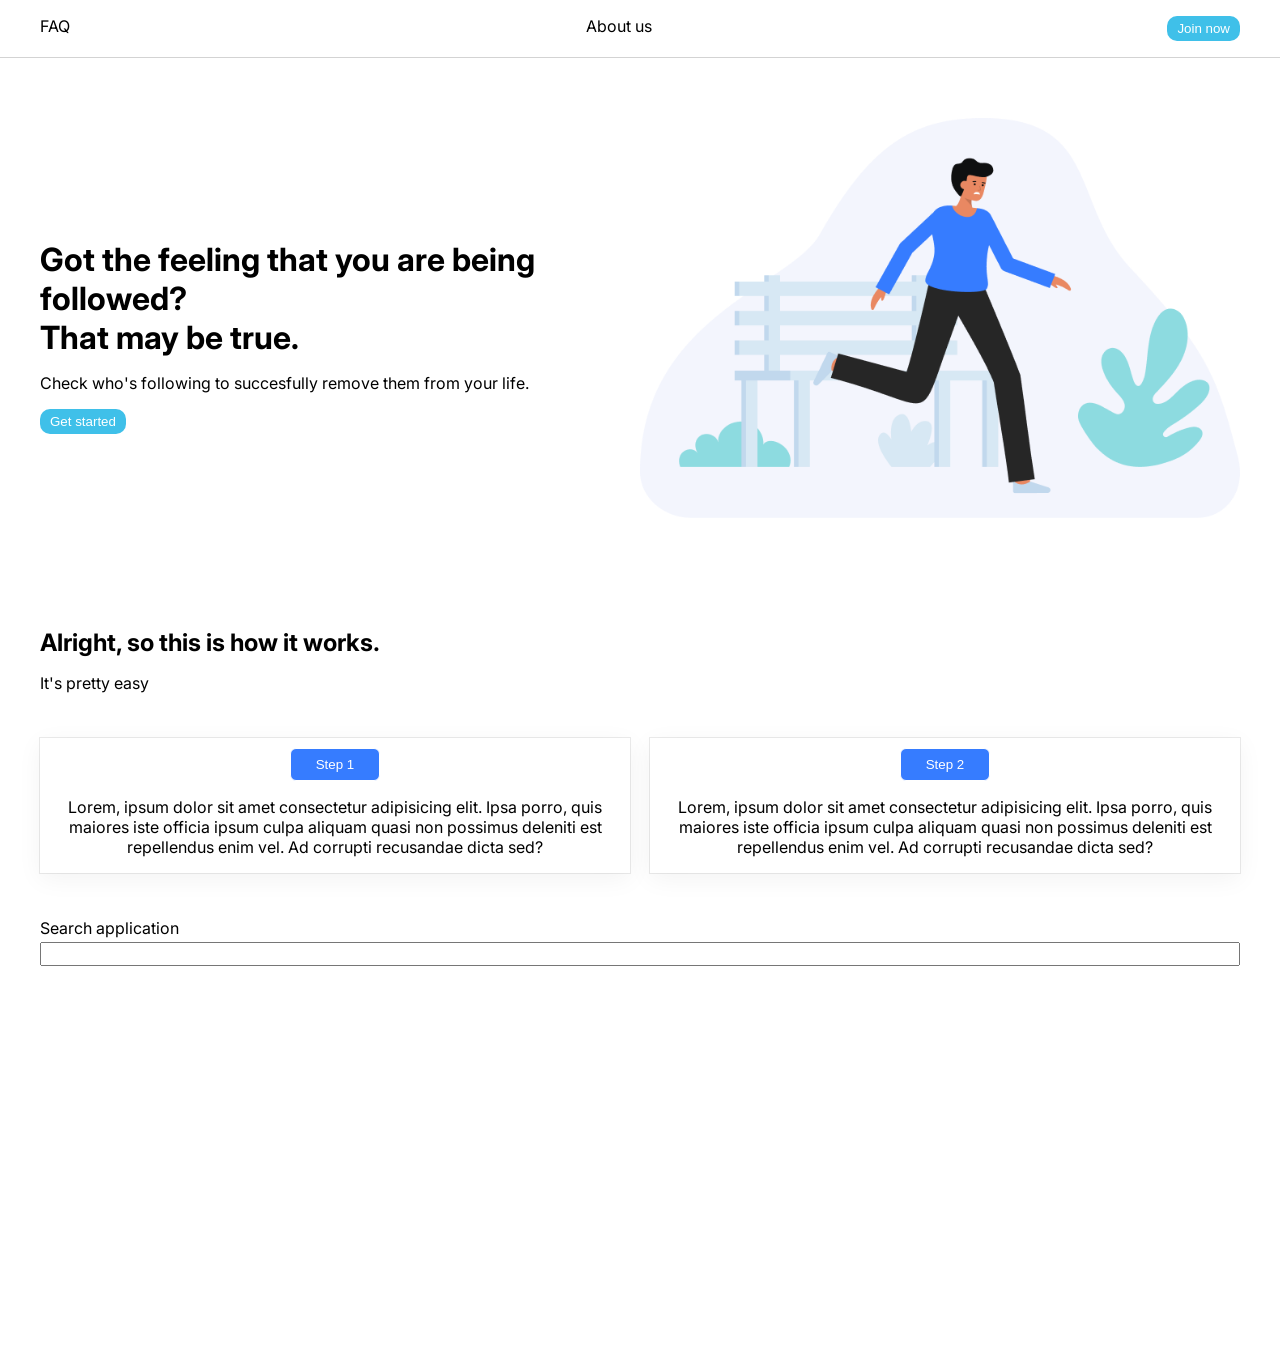
<file: index.html>
<!DOCTYPE html>
<html lang="en">
  <head>
    <meta charset="UTF-8" />
    <meta http-equiv="X-UA-Compatible" content="IE=edge" />
    <meta name="viewport" content="width=device-width, initial-scale=1.0" />
    <link rel="preconnect" href="https://fonts.googleapis.com" />
    <link rel="preconnect" href="https://fonts.gstatic.com" crossorigin />
    <link
      href="https://fonts.googleapis.com/css2?family=Inter:wght@400;800&display=swap"
      rel="stylesheet" />
    <link rel="preconnect" href="https://fonts.googleapis.com" />
    <link rel="preconnect" href="https://fonts.gstatic.com" crossorigin />
    <link
      href="https://fonts.googleapis.com/css2?family=Inter&display=swap"
      rel="stylesheet" />
    <link rel="stylesheet" href="style.css" />
    <script src="script.js" defer></script>
    <title>Document</title>
  </head>
  <body>
    <header>
      <nav>
        <ul>
          <li>FAQ</li>
          <li>About us</li>
          <li><button class="join-button">Join now</button></li>
        </ul>
      </nav>
    </header>
    <main>
      <div class="content-wrapper">
        <section id="intro-section">
          <article class="left-content halfway-content">
            <div class="intro-text">
              <div class="left-intro-content">
                <h1>
                  Got the feeling that you are being followed?
                  <br />
                  That may be true.
                </h1>
                <p>
                  Check who's following to succesfully remove them from your
                  life.
                </p>
                <button class="join-button">Get started</button>
              </div>
            </div>
          </article>
          <article class="right-content halfway-content">
            <div class="right-intro-content">
              <picture>
                <img src="images/intro_image.png" alt="" srcset="" />
              </picture>
            </div>
          </article>
        </section>

        <section id="how-it-works">
          <div class="wrapper">
            <span>
              <h2>Alright, so this is how it works.</h2>
              <p>It's pretty easy</p>
            </span>
            <div class="options-wrapper">
              <div class="option1">
                <button class="step-btn">Step 1</button>
                <p>
                  Lorem, ipsum dolor sit amet consectetur adipisicing elit. Ipsa
                  porro, quis maiores iste officia ipsum culpa aliquam quasi non
                  possimus deleniti est repellendus enim vel. Ad corrupti
                  recusandae dicta sed?
                </p>
              </div>
              <div class="option2">
                <button class="step-btn">Step 2</button>
                <p>
                  Lorem, ipsum dolor sit amet consectetur adipisicing elit. Ipsa
                  porro, quis maiores iste officia ipsum culpa aliquam quasi non
                  possimus deleniti est repellendus enim vel. Ad corrupti
                  recusandae dicta sed?
                </p>
              </div>
            </div>
          </div>
        </section>
        <section id="find-your-app">
          <div class="search-wrapper">
            <label for="search">Search application</label>
            <input type="search" id="search" data-search />
          </div>
          <div class="user-cards" data-user-cards-container>
            <template data-user-template>
              <div class="card">
                <div class="header" data-header></div>
                <div class="body" data-body></div>
              </div>
            </template>
          </div>
        </section>
      </div>
    </main>
    <footer></footer>
  </body>
</html>
</file>
<file: style.css>
body {
  box-sizing: border-box;
  padding: 0;
  margin: 0;
  font-family: "Inter", sans-serif;
}

header {
  width: 100vw;
  display: flex;
  justify-content: center;
  align-items: center;
  border-bottom: 1px solid #d3d3d3;
  position: sticky;
  top: 0;
  background-color: #fff;
}

nav {
  width: 1200px;
  display: flex;
  justify-content: space-evenly;
}

ul {
  display: flex;
  width: 100%;
  justify-content: space-between;
  padding: 0;
}

ul > li {
  list-style-type: none;
}

#site-search {
  border-radius: 5px;
  margin-left: 1rem;
}

.join-button {
  background-color: #3fc0e9;
  padding: 5px 10px;
  cursor: pointer;
  border: none;
  border-radius: 10px;
  color: #fff;
}

main {
  display: flex;
  justify-content: center;
  height: fit-content;
}
.content-wrapper {
  width: 1200px;
  height: fit-content;
}

/*Intro section styling///////////////////////////////*/

#intro-section {
  width: 100%;
  height: 50vh;
  display: grid;
  grid-template-columns: 1fr 1fr;
}

.halfway-content {
  height: 100%;
  width: 100%;
}

.left-content {
  display: flex;
  justify-content: center;
}

.left-intro-content {
  display: flex;
  flex-direction: column;
  justify-content: center;
  align-items: flex-start;
  margin-top: 25%;
}

.left-intro-content > h1 {
  font-size: 2rem;
  margin-bottom: 0;
}

.right-intro-content > picture > img {
  margin-top: 10%;
  max-width: 100%;
  height: auto;
}

/* ================ How it works section ========================== */
#how-it-works {
  margin-top: 10%;
}

.wrapper > span > h2 {
  margin: 0;
}

.options-wrapper {
  margin-top: 5vh;
  width: 100%;
  height: 20vh;
  display: grid;
  grid-template-columns: 1fr 1fr;
}

.step-btn {
  background-color: #367cff;
  border-radius: 6px;
  outline: none;
  border: 1px solid;
  padding: 8px 25px;
  color: #fff;
  margin-top: 10px;
}

.option1 {
  height: fit-content;
  text-align: center;
  margin-right: 10px;
  box-shadow: rgba(0, 0, 0, 0.05) 0px 6px 24px 0px,
    rgba(0, 0, 0, 0.08) 0px 0px 0px 1px;
}

.option1 > p {
  padding: 0px 20px;
}
.option2 > p {
  padding: 0px 20px;
}
.option2 {
  height: fit-content;
  text-align: center;
  box-shadow: rgba(0, 0, 0, 0.05) 0px 6px 24px 0px,
    rgba(0, 0, 0, 0.08) 0px 0px 0px 1px;
  margin-left: 10px;
}

/*Find your app*/
#find-your-app {
  height: 50vh;
  width: 100%;
}

/*search bar*/
.search-wrapper {
  display: flex;
  flex-direction: column;
  gap: 0.25rem;
  /* width: 50px; */
}

input {
  font-size: 1rem;
}

.user-cards {
  display: grid;
  grid-template-columns: repeat(auto-fill, minmax(150px, 1fr));
  gap: 0.25rem;
  margin-top: 1rem;
}

.card {
  border: 1px solid black;
  background-color: #fff;
  padding: 0.5rem;
}

.card > header {
  margin-bottom: 0.25rem;
}

.card > .body {
  font-size: 0.8rem;
  color: #777;
}

.hide {
  display: none;
}
</file>
